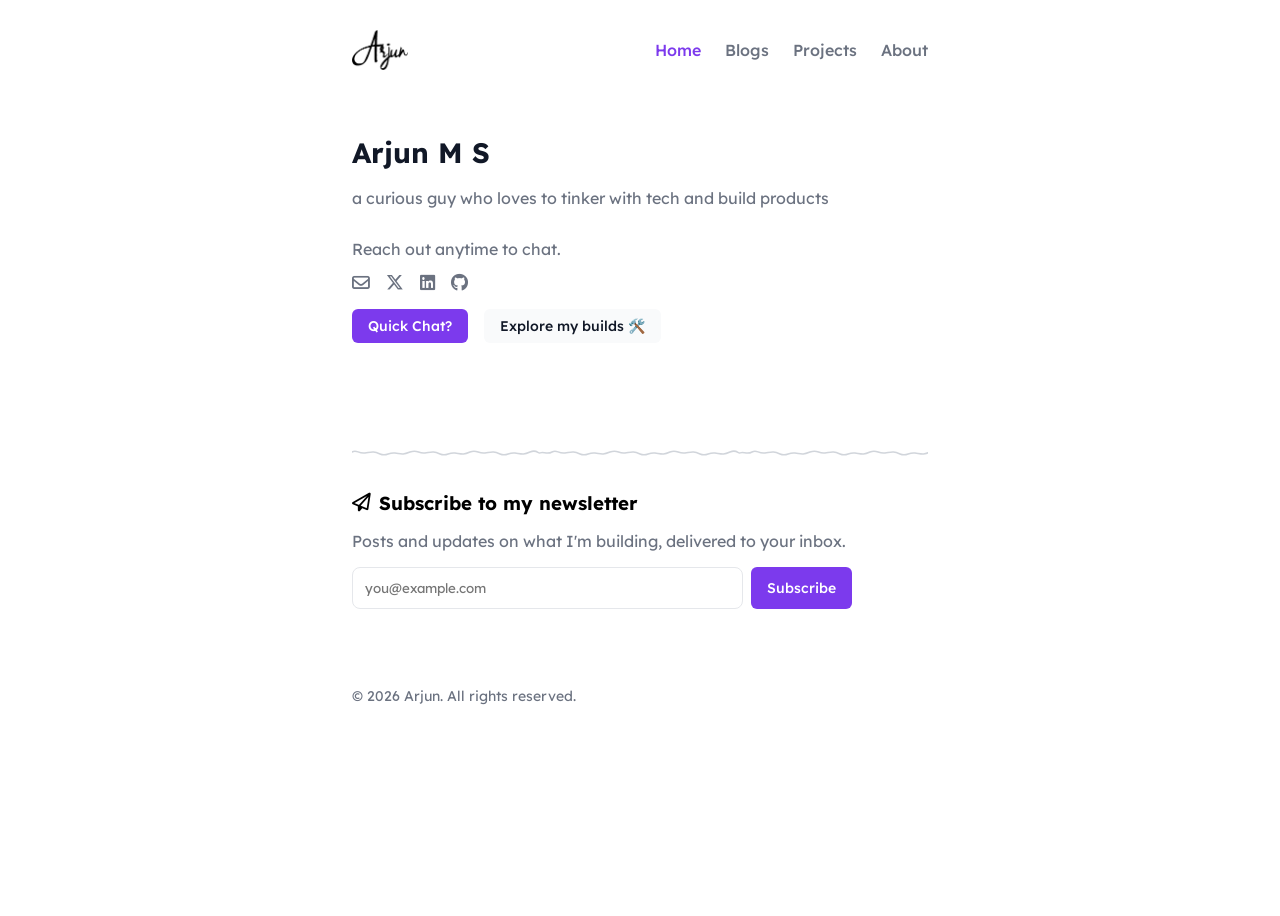
<file: index.html>
<!DOCTYPE html>
<html lang="en">
<head>
    <meta charset="UTF-8">
    <meta name="viewport" content="width=device-width, initial-scale=1.0">
    <title>Arjun M S - Product & Engineering</title>
    <link rel="stylesheet" href="style.css">
    <link rel="icon" type="image/png" href="assets/arjun-icon-bw.png">
    <!-- FontAwesome for Social Icons -->
    <link rel="stylesheet" href="https://cdnjs.cloudflare.com/ajax/libs/font-awesome/6.5.1/css/all.min.css">
</head>
<body>
    <div class="container">
        <header>
            <div class="logo">
                <a href="/" style="display: flex; align-items: center; gap: 10px;">
                    <img src="assets/arjun-logo.png" alt="Arjun Logo" onerror="this.style.display='none'; this.nextElementSibling.style.display='block'">
                    <span style="display:none; font-family: cursive;">Arjun</span>
                </a>
            </div>
            <nav>
                <ul>
                    <li><a href="/" class="active">Home</a></li>
                    <li><a href="/blogs">Blogs</a></li>
                    <li><a href="/projects">Projects</a></li>
                    <li><a href="/about">About</a></li>
                </ul>
            </nav>
        </header>

        <main>
            <div class="hero">
                <h1>Arjun M S</h1>
                <p class="tagline">
                    a curious guy who loves to tinker with tech and build products
                <br>
                <br>
                Reach out anytime to chat.
                </p>
                
                <div class="socials">
                    <a href="mailto:arjunms.official@gmail.com" title="Email"><i class="fa-regular fa-envelope"></i></a>
                    <a href="https://x.com/Arjun_M_S_" target="_blank" title="X / Twitter"><i class="fa-brands fa-x-twitter"></i></a>
                    <a href="https://linkedin.com/in/the-arjun-ms" target="_blank" title="LinkedIn"><i class="fa-brands fa-linkedin"></i></a>
                    <a href="https://github.com/arjun-ms" target="_blank" title="GitHub"><i class="fa-brands fa-github"></i></a>
                </div>

                <div class="cta-group">
                    <a href="https://calendly.com/arjunms-official/lets-catch-up" target="_blank" class="btn btn-primary">Quick Chat?</a>
                    <a href="/projects" class="btn btn-secondary">Explore my builds 🛠️</a>
                </div>
            </div>

            <div class="content-divider-wrapper">
                <div class="scribble-line mb-8"></div>

                <section class="newsletter">
                    <h3><i class="fa-regular fa-paper-plane"></i> Subscribe to my newsletter</h3>
                    <p>Posts and updates on what I'm building, delivered to your inbox.</p>
                    <form class="subscribe-form">
                        <input type="email" name="email" placeholder="you@example.com" required>
                        <button type="submit" class="btn btn-primary">Subscribe</button>
                    </form>
                    <div class="subscribe-success" style="display: none; color: var(--accent-color); font-weight: 500; margin-top: 1rem;">
                        <i class="fa-solid fa-check"></i> Thanks for subscribing!
                    </div>
                </section>
            </div>
        </main>

        <footer>
            <p>&copy; 2026 Arjun. All rights reserved.</p>
        </footer>
    </div>
    <script src="script.js"></script>
</body>
</html>
</file>
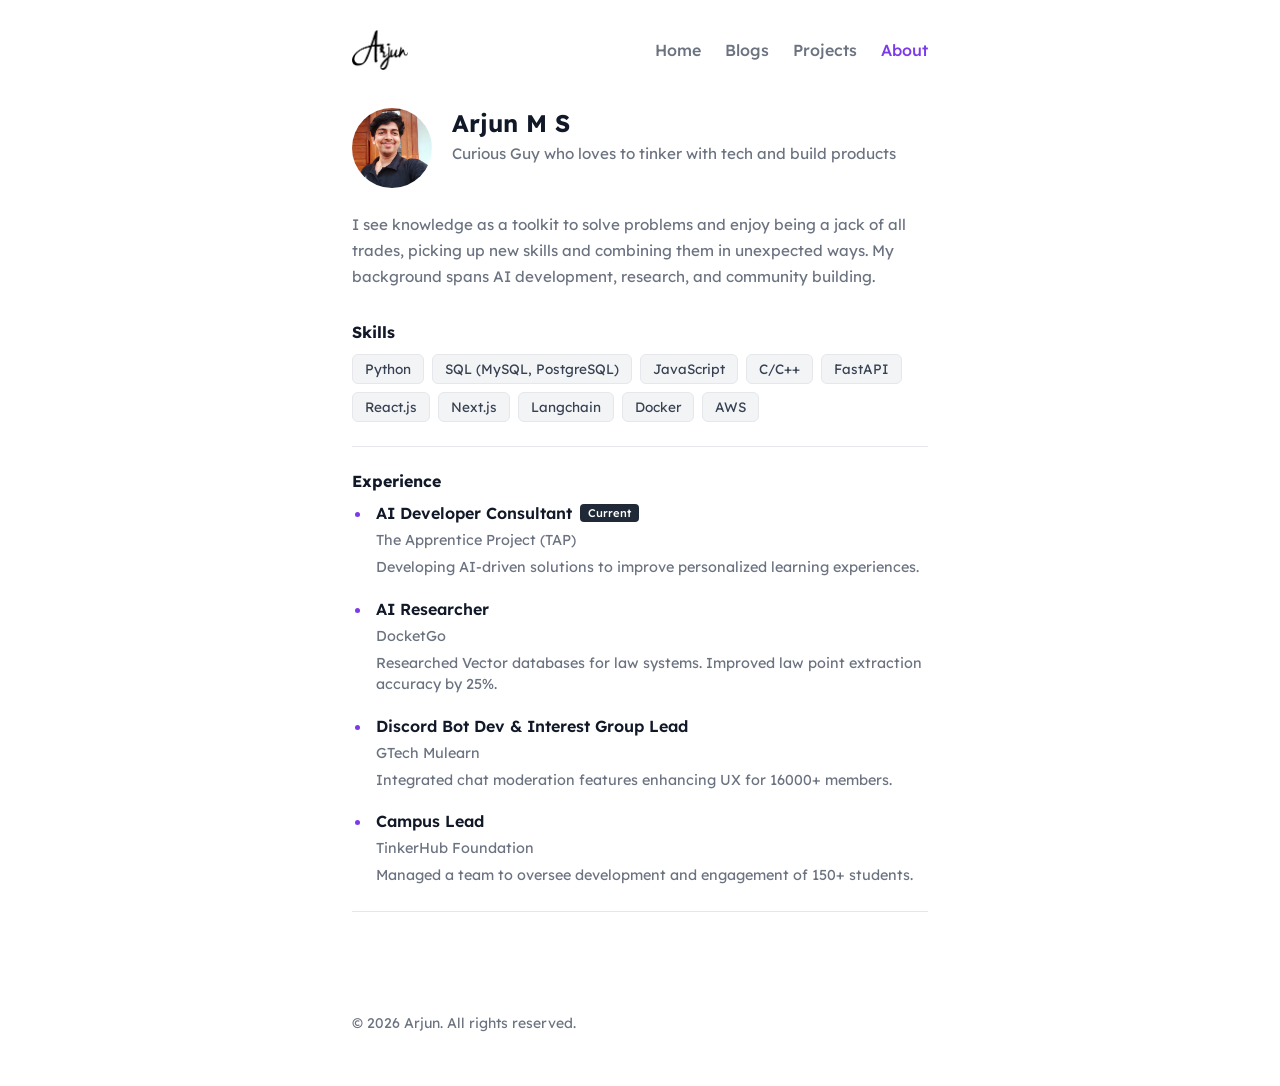
<file: about.html>
<!DOCTYPE html>
<html lang="en">
<head>
    <meta charset="UTF-8">
    <meta name="viewport" content="width=device-width, initial-scale=1.0">
    <title>About - Arjun M S</title>
    <link rel="stylesheet" href="style.css">
    <link rel="stylesheet" href="about.css">
    <link rel="icon" type="image/png" href="assets/arjun-icon-bw.png">
    <link rel="stylesheet" href="https://cdnjs.cloudflare.com/ajax/libs/font-awesome/6.5.1/css/all.min.css">
</head>
<body>
    <div class="container">
        <header>
            <div class="logo">
                <a href="/" style="display: flex; align-items: center; gap: 10px;">
                    <img src="assets/arjun-logo.png" alt="Arjun Logo" onerror="this.style.display='none'; this.nextElementSibling.style.display='block'">
                    <span style="display:none; font-family: cursive;">Arjun</span>
                </a>
            </div>
            <nav>
                <ul>
                    <li><a href="/">Home</a></li>
                    <li><a href="/blogs">Blogs</a></li>
                    <li><a href="/projects">Projects</a></li>
                    <li><a href="/about" class="active">About</a></li>
                </ul>
            </nav>
        </header>

        <main class="about-main">
            <!-- Profile Header -->
            <div class="about-profile-header">
                <img src="assets/ARJUN_MS.jpg" alt="Arjun M S" class="about-avatar" onerror="this.src='assets/arjun-icon-bw.png'">
                <div class="about-profile-info">
                    <h1 class="about-name">Arjun M S</h1>
                    <p class="about-tagline">Curious Guy who loves to tinker with tech and build products</p>
                </div>
            </div>

            <!-- Bio -->
            <p class="about-bio">
                I see knowledge as a toolkit to solve problems and enjoy being a jack of all trades, picking up new skills and combining them in unexpected ways.
                My background spans AI development, research, and community building.
            </p>

            <!-- Skills Section -->
            <section class="about-section">
                <h2 class="about-section-title">Skills</h2>
                <div class="about-tags">
                    <span class="about-tag">Python</span>
                    <span class="about-tag">SQL (MySQL, PostgreSQL)</span>
                    <span class="about-tag">JavaScript</span>
                    <span class="about-tag">C/C++</span>
                    <span class="about-tag">FastAPI</span>
                    <span class="about-tag">React.js</span>
                    <span class="about-tag">Next.js</span>
                    <span class="about-tag">Langchain</span>
                    <span class="about-tag">Docker</span>
                    <span class="about-tag">AWS</span>
                </div>
            </section>

            <hr class="about-divider">

            <!-- Experience Section -->
            <section class="about-section">
                <h2 class="about-section-title">Experience</h2>

                <ul class="about-experience-list">
                    <li class="about-experience-item">
                        <div class="about-exp-header">
                            <span class="about-exp-role">AI Developer Consultant</span>
                            <span class="about-current-badge">Current</span>
                        </div>
                        <p class="about-exp-company">The Apprentice Project (TAP)</p>
                        <p class="about-exp-desc">Developing AI-driven solutions to improve personalized learning experiences.</p>
                    </li>

                    <li class="about-experience-item">
                        <div class="about-exp-header">
                            <span class="about-exp-role">AI Researcher</span>
                        </div>
                        <p class="about-exp-company">DocketGo</p>
                        <p class="about-exp-desc">Researched Vector databases for law systems. Improved law point extraction accuracy by 25%.</p>
                    </li>

                    <li class="about-experience-item">
                        <div class="about-exp-header">
                            <span class="about-exp-role">Discord Bot Dev & Interest Group Lead</span>
                        </div>
                        <p class="about-exp-company">GTech Mulearn</p>
                        <p class="about-exp-desc">Integrated chat moderation features enhancing UX for 16000+ members.</p>
                    </li>

                    <li class="about-experience-item">
                        <div class="about-exp-header">
                            <span class="about-exp-role">Campus Lead</span>
                        </div>
                        <p class="about-exp-company">TinkerHub Foundation</p>
                        <p class="about-exp-desc">Managed a team to oversee development and engagement of 150+ students.</p>
                    </li>
                </ul>
            </section>

            <hr class="about-divider">

            <!-- Highlights Section -->
            <!-- <section class="about-section">
                <h2 class="about-section-title">Highlights</h2>
                <ul class="about-highlights-list">
                    <li><i class="fas fa-star"></i> Started creating content on X (Twitter) and sold digital products</li>
                    <li><i class="fas fa-star"></i> OSS contributions to G-Tech Mulearn, Purple Movement</li>
                    <li><i class="fas fa-star"></i> Initiated and Led the TinkerHub Campus Community</li>
                    <li><i class="fas fa-star"></i> Learned Stock Market during COVID and made profits</li>
                    <li><i class="fas fa-star"></i> Started clothes reselling business with successful revenue</li>
                </ul>
            </section> -->

        </main>

        <footer>
            <p>&copy; 2026 Arjun. All rights reserved.</p>
        </footer>
    </div>
</body>
</html>
</file>
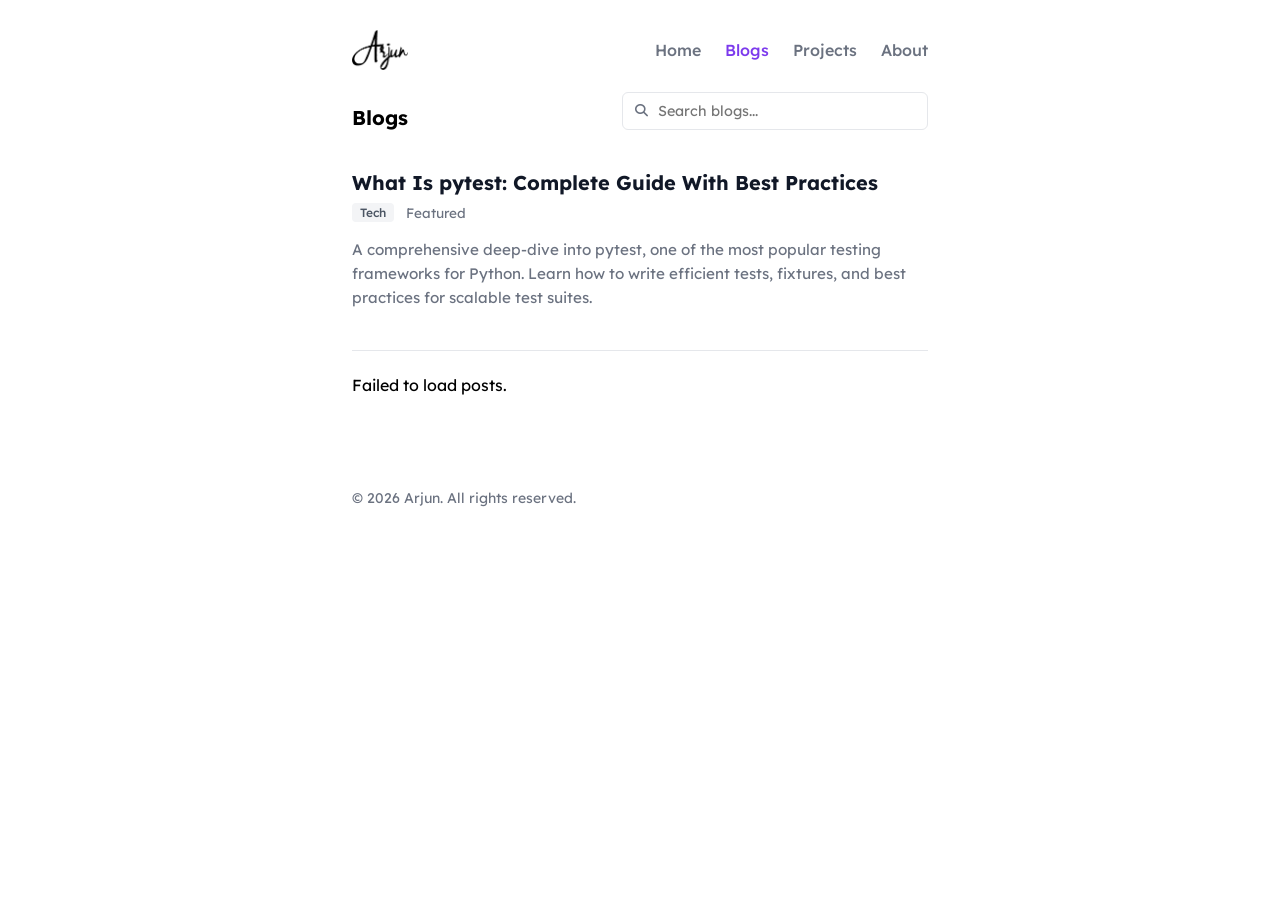
<file: blogs.html>
<!DOCTYPE html>
<html lang="en">
<head>
    <meta charset="UTF-8">
    <meta name="viewport" content="width=device-width, initial-scale=1.0">
    <title>Blogs - Arjun M S</title>
    <link rel="stylesheet" href="style.css">
    <link rel="icon" type="image/png" href="assets/arjun-icon-bw.png">
    <link rel="stylesheet" href="https://cdnjs.cloudflare.com/ajax/libs/font-awesome/6.5.1/css/all.min.css">
</head>
<body>
    <div class="container">
        <header>
            <div class="logo">
                <a href="/" style="display: flex; align-items: center; gap: 10px;">
                    <img src="assets/arjun-logo.png" alt="Arjun Logo" onerror="this.style.display='none'; this.nextElementSibling.style.display='block'">
                    <span style="display:none; font-family: cursive;">Arjun</span>
                </a>
            </div>
            <nav>
                <ul>
                    <li><a href="/">Home</a></li>
                    <li><a href="/blogs" class="active">Blogs</a></li>
                    <li><a href="/projects">Projects</a></li>
                    <li><a href="/about">About</a></li>
                </ul>
            </nav>
        </header>

        <main>
            <div class="blog-header-container">
                <h1 class="page-title" style="margin-bottom: 0;">Blogs</h1>
                <div class="search-bar">
                    <i class="fa-solid fa-magnifying-glass" style="color: var(--text-secondary); font-size: 0.8rem;"></i>
                    <input type="text" placeholder="Search blogs..." id="search-input">
                </div>
            </div>

            <!-- Blog List Container -->
            <div id="blog-list-container">
                <!-- Static Featured Post -->
                <article class="blog-card" data-title="What Is pytest: Complete Guide With Best Practices" data-tag="Tech">
                    <a href="https://www.testmu.ai/learning-hub/pytest-tutorial/" target="_blank" class="blog-title">
                        What Is pytest: Complete Guide With Best Practices
                    </a>
                    <div class="blog-meta-row">
                        <span class="blog-tag">Tech</span>
                        <span class="blog-date">Featured</span>
                    </div>
                    <p class="blog-summary">
                        A comprehensive deep-dive into pytest, one of the most popular testing frameworks for Python. 
                        Learn how to write efficient tests, fixtures, and best practices for scalable test suites.
                    </p>
                </article>
                
                <!-- Container for Medium Posts -->
                <div id="medium-posts-loader">
                    <p style="color: var(--text-secondary);">Loading latest writings...</p>
                </div>
            </div>
            
        </main>

        <footer>
            <p>&copy; 2026 Arjun. All rights reserved.</p>
        </footer>
    </div>
    
    <script>
        // Use a lightweight date formatter
        const formatDate = (dateString) => {
            const options = { day: 'numeric', month: 'long', year: 'numeric' };
            return new Date(dateString).toLocaleDateString('en-GB', options);
        };

        // Fetch Medium RSS Feed converted to JSON
        async function fetchMediumPosts() {
            const loader = document.getElementById('medium-posts-loader');
            const container = document.getElementById('blog-list-container'); // Append directly to main list
            const RSS_URL = 'https://medium.com/feed/@arjun-ms';
            const API_URL = `https://api.rss2json.com/v1/api.json?rss_url=${encodeURIComponent(RSS_URL)}`;

            try {
                const response = await fetch(API_URL);
                const data = await response.json();

                if (data.status === 'ok') {
                    loader.remove(); // Remove loading text
                    
                    data.items.forEach(item => {
                        const date = formatDate(item.pubDate);
                        // Guess category from categories array if present, else default
                        const tag = (item.categories && item.categories.length > 0) ? item.categories[0] : 'Writing';
                        let cleanTitle = item.title.trim();
                        const plainText = item.description.replace(/<[^>]*>?/gm, '').trim();

                        // Fix for broken titles (e.g. just a colon or too short)
                        if (cleanTitle.length < 3 || /^[^a-zA-Z0-9]+$/.test(cleanTitle)) {
                            // Take the first 60 characters of the text as a fallback title
                            cleanTitle = plainText.split('\n')[0].substring(0, 60);
                            if (plainText.length > 60) cleanTitle += '...';
                        }

                        const snippet = plainText.substring(0, 180).trim() + '...';

                        const card = document.createElement('article');
                        card.className = 'blog-card';
                        // Add data attributes for search
                        card.setAttribute('data-title', cleanTitle.toLowerCase());
                        card.setAttribute('data-tag', tag.toLowerCase());

                        card.innerHTML = `
                            <a href="${item.link}" target="_blank" class="blog-title">${cleanTitle}</a>
                            <div class="blog-meta-row">
                                <span class="blog-tag">${tag}</span>
                                <span class="blog-date">${date}</span>
                            </div>
                            <p class="blog-summary">${snippet}</p>
                        `;
                        container.appendChild(card);
                    });
                } else {
                    loader.innerHTML = '<p>Could not load posts at this time.</p>';
                }
            } catch (error) {
                console.error('Error fetching Medium posts:', error);
                loader.innerHTML = '<p>Failed to load posts.</p>';
            }
        }

        // Simple Search Filter
        document.getElementById('search-input').addEventListener('keyup', (e) => {
            const term = e.target.value.toLowerCase();
            const cards = document.querySelectorAll('.blog-card');
            
            cards.forEach(card => {
                const title = card.getAttribute('data-title') || card.querySelector('.blog-title').innerText.toLowerCase();
                const tag = card.getAttribute('data-tag') || '';
                
                if (title.includes(term) || tag.includes(term)) {
                    card.style.display = 'block';
                } else {
                    card.style.display = 'none';
                }
            });
        });

        document.addEventListener('DOMContentLoaded', fetchMediumPosts);
    </script>
</body>
</html>
</file>
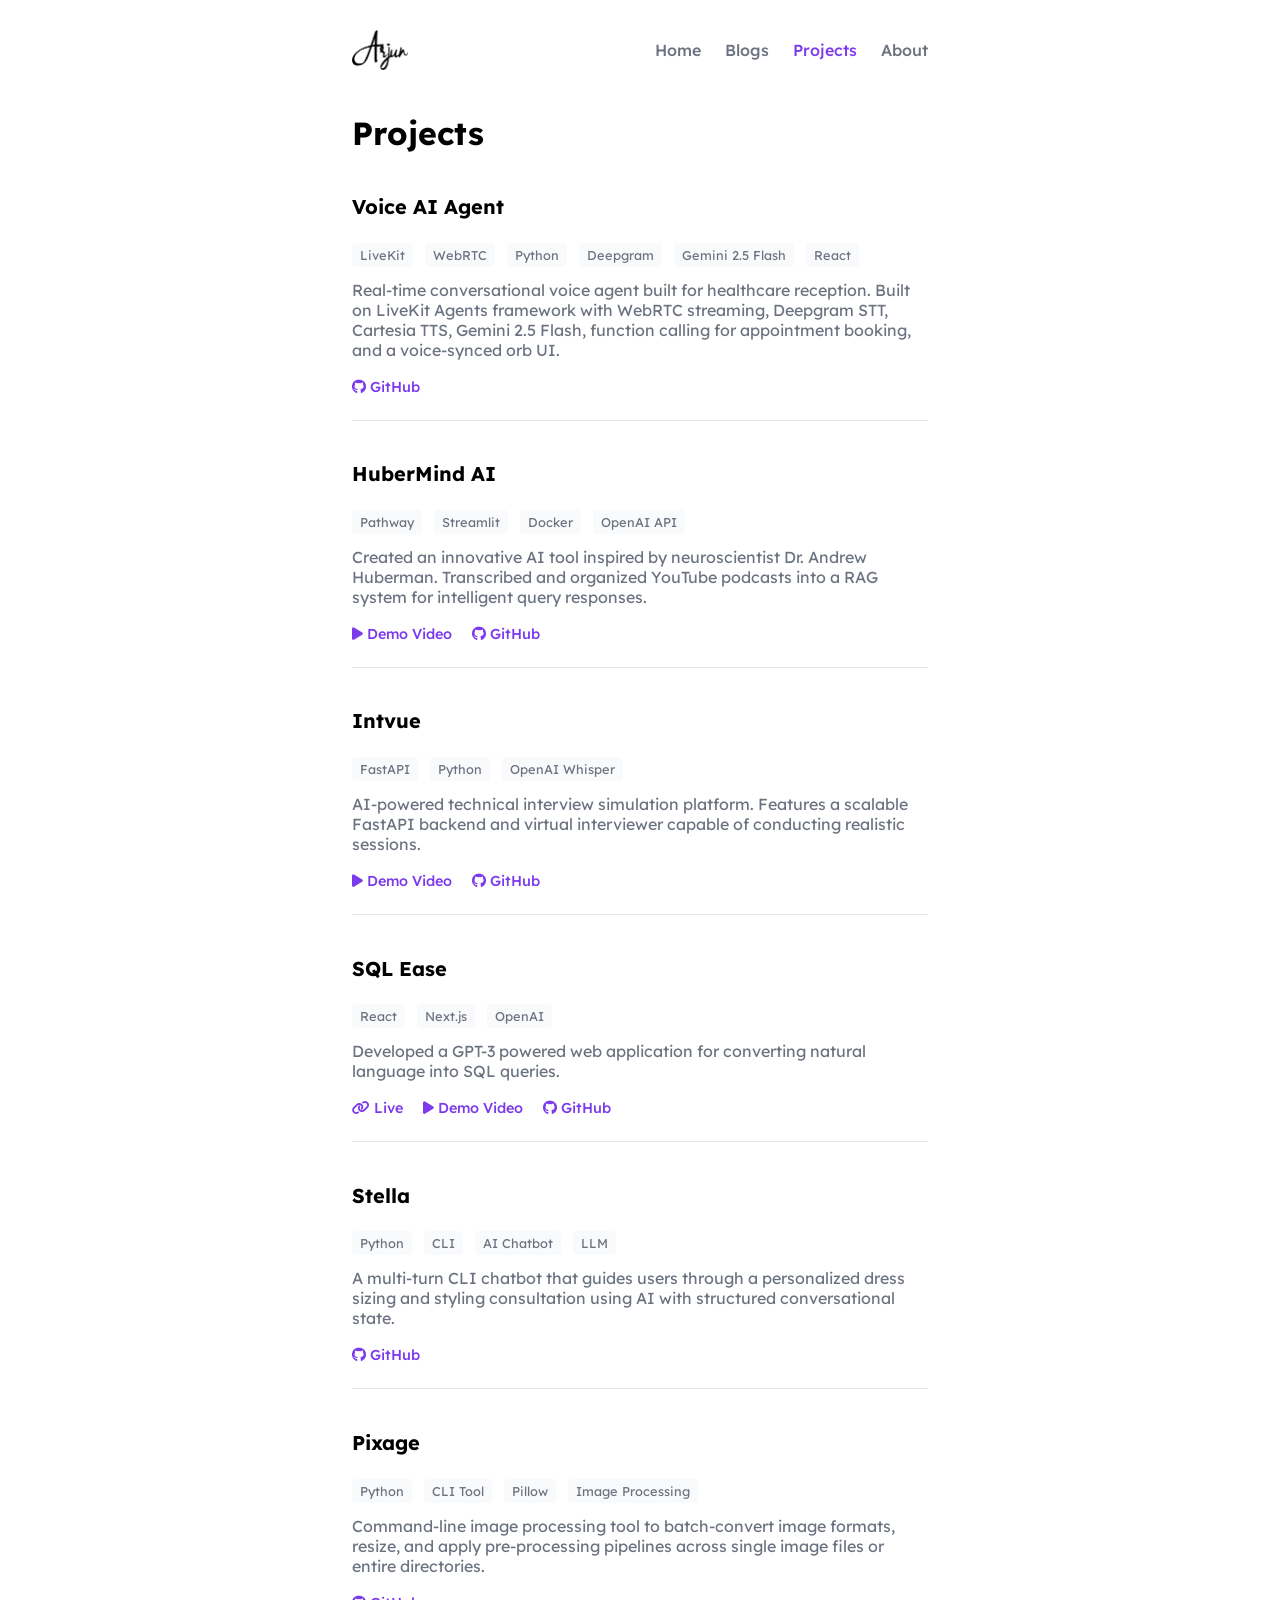
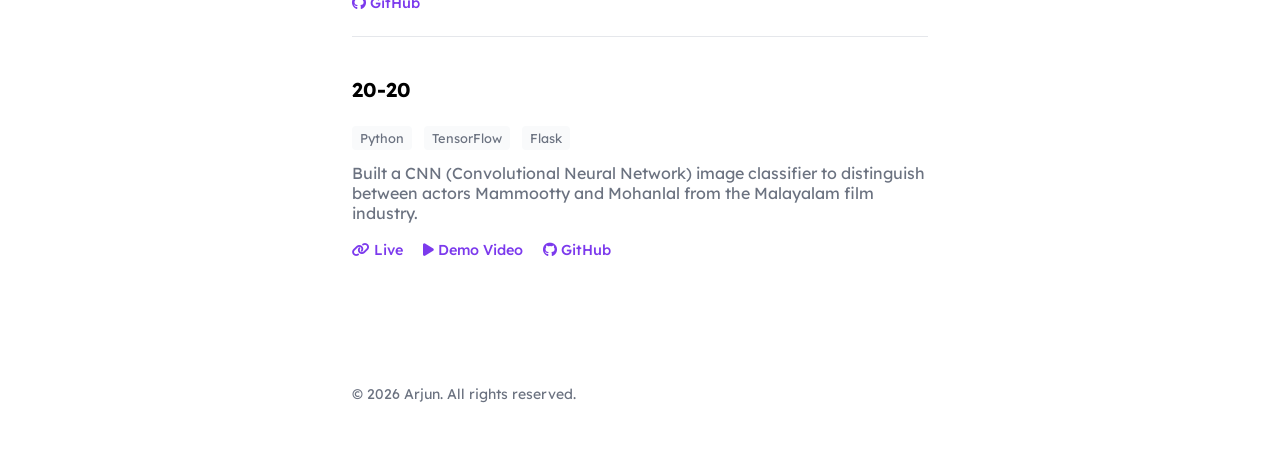
<file: projects.html>
<!DOCTYPE html>
<html lang="en">
<head>
    <meta charset="UTF-8">
    <meta name="viewport" content="width=device-width, initial-scale=1.0">
    <title>Projects - Arjun M S</title>
    <link rel="stylesheet" href="style.css">
    <link rel="icon" type="image/png" href="assets/arjun-icon-bw.png">
    <link rel="stylesheet" href="https://cdnjs.cloudflare.com/ajax/libs/font-awesome/6.5.1/css/all.min.css">
</head>
<body>
    <div class="container">
        <header>
            <div class="logo">
                <a href="/" style="display: flex; align-items: center; gap: 10px;">
                    <img src="assets/arjun-logo.png" alt="Arjun Logo" onerror="this.style.display='none'; this.nextElementSibling.style.display='block'">
                    <span style="display:none; font-family: cursive;">Arjun</span>
                </a>
            </div>
            <nav>
                <ul>
                    <li><a href="/">Home</a></li>
                    <li><a href="/blogs">Blogs</a></li>
                    <li><a href="/projects" class="active">Projects</a></li>
                    <li><a href="/about">About</a></li>
                </ul>
            </nav>
        </header>

        <main>
            <h1 class="page-title">Projects</h1>

            <!-- Project: Voice AI Agent -->
            <div class="project-card">
                <div class="project-header">
                    <h2 class="project-title">Voice AI Agent</h2>
                </div>
                <div class="project-tags">
                    <span class="tag">LiveKit</span>
                    <span class="tag">WebRTC</span>
                    <span class="tag">Python</span>
                    <span class="tag">Deepgram</span>
                    <span class="tag">Gemini 2.5 Flash</span>
                    <span class="tag">React</span>
                </div>
                <p style="margin-bottom: 1rem; color: var(--text-secondary);">
                    Real-time conversational voice agent built for healthcare reception. Built on LiveKit Agents framework with WebRTC streaming, Deepgram STT, Cartesia TTS, Gemini 2.5 Flash, function calling for appointment booking, and a voice-synced orb UI.
                </p>
                <div class="project-links">
                    <a href="https://github.com/arjun-ms/voice-agent" target="_blank"><i class="fa-brands fa-github"></i> GitHub</a>
                </div>
            </div>

            <!-- Project: HuberMind AI -->
            <div class="project-card">
                <div class="project-header">
                    <h2 class="project-title">HuberMind AI</h2>
                </div>
                <div class="project-tags">
                    <span class="tag">Pathway</span>
                    <span class="tag">Streamlit</span>
                    <span class="tag">Docker</span>
                    <span class="tag">OpenAI API</span>
                </div>
                <p style="margin-bottom: 1rem; color: var(--text-secondary);">
                    Created an innovative AI tool inspired by neuroscientist Dr. Andrew Huberman. 
                    Transcribed and organized YouTube podcasts into a RAG system for intelligent query responses.
                </p>
                <div class="project-links">
                    <a href="https://youtu.be/BILcnys0luY" target="_blank"><i class="fa-solid fa-play"></i> Demo Video</a>
                    <a href="https://github.com/arjun-ms/HuberMind-AI" target="_blank"><i class="fa-brands fa-github"></i> GitHub</a>
                </div>
            </div>

            <!-- Project: Intvue -->
            <div class="project-card">
                <div class="project-header">
                    <h2 class="project-title">Intvue</h2>
                </div>
                <div class="project-tags">
                    <span class="tag">FastAPI</span>
                    <span class="tag">Python</span>
                    <span class="tag">OpenAI Whisper</span>
                </div>
                <p style="margin-bottom: 1rem; color: var(--text-secondary);">
                    AI-powered technical interview simulation platform. Features a scalable FastAPI backend and virtual interviewer capable of conducting realistic sessions.
                </p>
                <div class="project-links">
                    <a href="https://www.youtube.com/watch?v=Zd5wWvuv8FM" target="_blank"><i class="fa-solid fa-play"></i> Demo Video</a>
                    <a href="https://github.com/arjun-ms/Intvue" target="_blank"><i class="fa-brands fa-github"></i> GitHub</a>
                </div>
            </div>

            <!-- Project: SQL Ease -->
            <div class="project-card">
                <div class="project-header">
                    <h2 class="project-title">SQL Ease</h2>
                </div>
                <div class="project-tags">
                    <span class="tag">React</span>
                    <span class="tag">Next.js</span>
                    <span class="tag">OpenAI</span>
                </div>
                <p style="margin-bottom: 1rem; color: var(--text-secondary);">
                    Developed a GPT-3 powered web application for converting natural language into SQL queries.
                </p>
                <div class="project-links">
                    <a href="https://sqlease.buildnship.in/" target="_blank"><i class="fa-solid fa-link"></i> Live</a>
                    <a href="https://www.youtube.com/shorts/S_bu1qPaz_w" target="_blank"><i class="fa-solid fa-play"></i> Demo Video</a>
                    <a href="https://github.com/arjun-ms/SQL-Ease" target="_blank"><i class="fa-brands fa-github"></i> GitHub</a>
                </div>
            </div>

            <!-- Project: Stella -->
            <div class="project-card">
                <div class="project-header">
                    <h2 class="project-title">Stella</h2>
                </div>
                <div class="project-tags">
                    <span class="tag">Python</span>
                    <span class="tag">CLI</span>
                    <span class="tag">AI Chatbot</span>
                    <span class="tag">LLM</span>
                </div>
                <p style="margin-bottom: 1rem; color: var(--text-secondary);">
                    A multi-turn CLI chatbot that guides users through a personalized dress sizing and styling consultation using AI with structured conversational state.
                </p>
                <div class="project-links">
                    <a href="https://github.com/arjun-ms/Stella" target="_blank"><i class="fa-brands fa-github"></i> GitHub</a>
                </div>
            </div>

            <!-- Project: Pixage -->
            <div class="project-card">
                <div class="project-header">
                    <h2 class="project-title">Pixage</h2>
                </div>
                <div class="project-tags">
                    <span class="tag">Python</span>
                    <span class="tag">CLI Tool</span>
                    <span class="tag">Pillow</span>
                    <span class="tag">Image Processing</span>
                </div>
                <p style="margin-bottom: 1rem; color: var(--text-secondary);">
                    Command-line image processing tool to batch-convert image formats, resize, and apply pre-processing pipelines across single image files or entire directories.
                </p>
                <div class="project-links">
                    <a href="https://github.com/arjun-ms/Pixage" target="_blank"><i class="fa-brands fa-github"></i> GitHub</a>
                </div>
            </div>

            <!-- Project: 20-20 -->
            <div class="project-card">
                <div class="project-header">
                    <h2 class="project-title">20-20</h2>
                </div>
                <div class="project-tags">
                    <span class="tag">Python</span>
                    <span class="tag">TensorFlow</span>
                    <span class="tag">Flask</span>
                </div>
                <p style="margin-bottom: 1rem; color: var(--text-secondary);">
                    Built a CNN (Convolutional Neural Network) image classifier to distinguish between actors Mammootty and Mohanlal from the Malayalam film industry.
                </p>
                <div class="project-links">
                    <a href="https://two0-20.onrender.com/" target="_blank"><i class="fa-solid fa-link"></i> Live</a>
                    <a href="https://www.loom.com/share/75b6c06d59b64d95b7b7dc5cd3669cc3" target="_blank"><i class="fa-solid fa-play"></i> Demo Video</a>
                    <a href="https://github.com/arjun-ms/20-20" target="_blank"><i class="fa-brands fa-github"></i> GitHub</a>
                </div>
            </div>

            <!-- Project: Pre-Owned (Commented out)
            <div class="project-card">
                <div class="project-header">
                    <h2 class="project-title">Pre-Owned</h2>
                </div>
                <div class="project-tags">
                    <span class="tag">Python</span>
                    <span class="tag">Flask</span>
                    <span class="tag">ML</span>
                </div>
                <p style="margin-bottom: 1rem; color: var(--text-secondary);">
                    Built a Machine Learning Model that predicts the price of a used car in India based on various features.
                </p>
                <div class="project-links">
                    <a href="https://pre-owned-axxr.onrender.com/" target="_blank"><i class="fa-solid fa-link"></i> Live</a>
                    <a href="https://github.com/arjun-ms/pre-owned" target="_blank"><i class="fa-brands fa-github"></i> GitHub</a>
                </div>
            </div>
            -->
        </main>

        <footer>
            <p>&copy; 2026 Arjun. All rights reserved.</p>
        </footer>
    </div>
</body>
</html>
</file>
<file: style.css>
/* 
  Theme: Minimal Premium - Arjun M S Portfolio
  Accent Color: Purple (#7C3AED)
  Font: 'Lexend' for body, 'La Belle Aurore' for logo
*/

/* Import Lexend (primary font) and La Belle Aurore (logo cursive) */
@import url('https://fonts.googleapis.com/css2?family=La+Belle+Aurore&family=Lexend:wght@400;500;600&display=swap');

:root {
  /* Colors */
  --bg-color: #ffffff;
  --text-primary: #111827; /* gray-900 */
  --text-secondary: #6b7280; /* gray-500 / muted-foreground */
  --accent-color: #7C3AED;
  --accent-hover: #6D28D9;
  --border-color: #e5e7eb;
  --card-bg: #f9fafb;
  
  /* Spacing */
  --container-width: 36rem; /* max-w-xl */
  --spacing-sm: 0.5rem;
  --spacing-md: 1rem;
  --spacing-lg: 1.5rem;
  --spacing-xl: 2.5rem;

  /* Typography */
  --font-main: 'Lexend', ui-sans-serif, system-ui, sans-serif;
  --font-logo: 'La Belle Aurore', cursive;
}

/* Global font application */
body {
  font-family: var(--font-main);
  -webkit-font-smoothing: antialiased;
  -moz-osx-font-smoothing: grayscale;
}

/* Ensure all form elements inherit font */
input, button, textarea, select {
  font-family: inherit;
}

/* Container */
.container {
  max-width: var(--container-width);
  margin: 0 auto;
  padding: 0 1rem; /* px-4 */
  min-height: 100vh;
  display: flex;
  flex-direction: column;
}

/* Main content area */
main {
    padding-bottom: 2rem;
}

/* Header */
header {
  padding: 1rem 0;
  display: flex;
  justify-content: space-between;
  align-items: center;
}

.logo {
  font-weight: 400;
  font-size: 1.75rem;
  font-family: var(--font-logo);
  display: flex;
  align-items: center;
  gap: 10px;
  color: var(--text-primary);
  transition: color 0.2s ease;
}

.logo:hover {
  color: var(--accent-color);
}

.logo img {
  height: 40px;
  width: auto;
}

nav ul {
  display: flex;
  gap: var(--spacing-lg);
  list-style: none;
}

nav a {
  font-weight: 500;
  color: var(--text-secondary);
  position: relative;
}

nav a:hover, nav a.active {
  color: var(--accent-color);
}

/* Hero Section */
.hero {
  padding: 1.5rem 0;
}

.hero h1 {
  font-size: 1.75rem;
  font-weight: 700;
  margin-bottom: 0.25rem;
  color: var(--text-primary);
  transition: color 0.2s ease;
  cursor: default;
}

.hero h1:hover {
  color: var(--accent-color);
}

.hero p.tagline {
  font-size: 1rem;
  color: var(--text-secondary);
  max-width: 500px;
  margin-bottom: 0.5rem;
  line-height: 1.6;
}

.hero-cta-text {
  font-size: 0.875rem;
  color: var(--text-secondary);
  line-height: 1.625;
  margin-bottom: var(--spacing-md);
}

.socials {
  display: flex;
  gap: var(--spacing-md);
  margin-bottom: var(--spacing-md);
}

.socials a {
  color: var(--text-secondary);
  font-size: 1.1rem;
}

.socials a:hover {
  color: var(--accent-color);
  transform: translateY(-2px);
}

.cta-group {
  display: flex;
  gap: var(--spacing-md);
}

/* Global link reset */
a, a:hover, a:focus, a:active, a:visited {
  text-decoration: none !important;
  color: inherit; /* Inherit color by default */
  transition: color 0.2s ease;
}

.btn {
  display: inline-block;
  padding: 0.5rem 1rem;
  border-radius: 6px;
  font-weight: 500;
  font-size: 0.875rem;
  cursor: pointer;
  transition: all 0.2s ease;
  border: none;
}

.btn-primary {
  background-color: var(--accent-color);
  color: white !important;
}

.btn-primary:hover {
  background-color: var(--accent-hover);
  transform: translateY(-2px);
  box-shadow: 0 4px 12px rgba(124, 58, 237, 0.2);
  color: white !important;
}

.btn-secondary {
  background-color: var(--card-bg);
  color: var(--text-primary);
}

.btn-secondary:hover {
  background-color: #e2e8f0;
}

/* Newsletter */
/* Newsletter */
.content-divider-wrapper {
  margin-top: 2.5rem;   /* mt-10 */
  padding-top: 2.5rem;  /* pt-10 */
}

.scribble-line {
    background-image: url("data:image/svg+xml,%3Csvg xmlns='http://www.w3.org/2000/svg' width='200' height='12' viewBox='0 0 200 12'%3E%3Cpath d='M0 6 C 3 4, 7 8, 12 5 S 18 7, 25 6 S 33 4, 40 7 S 48 5, 55 6 S 62 8, 70 5 S 78 7, 85 6 S 93 4, 100 7 S 108 5, 115 6 S 123 8, 130 5 S 138 7, 145 6 S 153 4, 160 7 S 168 5, 175 6 S 183 8, 190 5 S 198 7, 200 6' stroke='%23d1d5db' fill='none' stroke-width='1.5' stroke-linecap='round' stroke-linejoin='round'/%3E%3C/svg%3E");
    background-position: 50%;
    background-repeat: repeat-x;
    border: none;
    height: 12px;
    width: 100%;
    opacity: 1;
}

.mb-8 {
  margin-bottom: 2rem; /* mb-8 */
}

.newsletter {
  margin-top: 0;
  padding-top: 0;
  border-top: none;
}

.newsletter h3 {
  display: flex;
  align-items: center;
  gap: var(--spacing-sm);
  margin-bottom: var(--spacing-sm);
}

.newsletter p {
  color: var(--text-secondary);
  margin-bottom: var(--spacing-md);
}

.subscribe-form {
  display: flex;
  gap: var(--spacing-sm);
  max-width: 500px;
}

.subscribe-form input {
  flex: 1;
  padding: 0.75rem;
  border: 1px solid var(--border-color);
  border-radius: 8px;
  font-family: var(--font-main);
}

.subscribe-form input:focus {
  outline: 2px solid var(--accent-color);
  border-color: transparent;
}

footer {
  margin-top: 0;
  padding: 2rem 0;
  color: var(--text-secondary);
  font-size: 0.875rem;
}

/* Utilities */
.hidden { display: none; }

/* Page Specifics - Will add as we build more pages */
.page-title {
  font-size: 2rem;
  margin-bottom: var(--spacing-lg);
}

/* Project Cards */
.project-card {
  margin-bottom: var(--spacing-lg);
  padding-bottom: var(--spacing-lg);
  border-bottom: 1px solid var(--border-color);
}

.project-card:last-child {
  border-bottom: none;
}

.project-header {
  display: flex;
  justify-content: space-between;
  align-items: baseline;
  margin-bottom: var(--spacing-sm);
}

.project-title {
  font-size: 1.25rem;
  font-weight: 700;
}

.project-title:hover {
    color: var(--accent-color);
    cursor: pointer;
}

.project-tags {
    margin-bottom: var(--spacing-sm);
}

.tag {
    background-color: var(--card-bg);
    padding: 0.25rem 0.5rem;
    border-radius: 4px;
    font-size: 0.8rem;
    color: var(--text-secondary);
    margin-right: 0.5rem;
}

.project-links a {
    color: var(--accent-color);
    font-size: 0.9rem;
    margin-right: var(--spacing-md);
    font-weight: 500;
}

.project-links a:hover {
    text-decoration: none;
    color: var(--accent-hover);
}

/* Blog Cards */
/* Blog Layout */
.blog-header-container {
    display: flex;
    justify-content: space-between;
    align-items: center;
    margin-bottom: var(--spacing-xl);
    flex-wrap: wrap; /* allow wrapping on small screens */
    gap: var(--spacing-md);
}

.blog-header-container .page-title {
    font-size: 1.25rem; /* Reduced from 2rem */
    font-weight: 700;
    margin-bottom: 0;
}

.search-bar {
    display: flex;
    align-items: center;
    border: 1px solid var(--border-color);
    border-radius: 6px;
    padding: 0.5rem 0.75rem;
    background-color: transparent;
    width: 280px;
}

.search-bar input {
    border: none;
    outline: none;
    background: transparent;
    margin-left: 0.5rem;
    width: 100%;
    color: var(--text-primary);
    font-family: var(--font-main);
    font-size: 0.9rem;
}

.blog-card {
    margin-bottom: var(--spacing-lg);
    padding-bottom: var(--spacing-lg);
    border-bottom: 1px solid var(--border-color);
}

.blog-card:last-child {
    border-bottom: none;
}

.blog-title {
    font-size: 1.25rem;
    font-weight: 700;
    margin-bottom: 0.5rem;
    display: block;
    color: var(--text-primary);
}

.blog-title:hover {
    color: var(--accent-color);
}

.blog-meta-row {
    display: flex;
    align-items: center;
    gap: 0.75rem;
    margin-bottom: 0.75rem;
    font-size: 0.85rem;
    color: var(--text-secondary);
}

.blog-tag {
    background-color: #f3f4f6; /* Light gray */
    padding: 2px 8px;
    border-radius: 4px;
    color: #4b5563; /* Darker gray text */
    font-size: 0.75rem;
    font-weight: 500;
}

.blog-summary {
    color: var(--text-secondary);
    line-height: 1.6;
    font-size: 0.95rem;
}

/* Mobile */
@media (max-width: 768px) {
  .logo span { display: none; } /* Hide text logo on mobile if needed, keep icon */
  
  nav ul {
    gap: var(--spacing-md);
  }
  
  .hero h1 {
    font-size: 2.5rem;
  }
  
  .subscribe-form {
    flex-direction: column;
  }
}
</file>
<file: about.css>
/* 
  About Page Styles - Matching Reference Design
  Clean, minimal layout with proper spacing
*/

/* Main container for about page */
.about-main {
    padding-top: 1rem;
}

/* Profile Header - Avatar + Name/Tagline */
.about-profile-header {
    display: flex;
    align-items: flex-start;
    gap: 1.25rem;
    margin-bottom: 1.5rem;
}

.about-avatar {
    width: 80px;
    height: 80px;
    border-radius: 50%;
    object-fit: cover;
    flex-shrink: 0;
}

.about-profile-info {
    display: flex;
    flex-direction: column;
    gap: 0.25rem;
}

.about-name {
    font-size: 1.5rem;
    font-weight: 700;
    color: var(--text-primary);
    margin: 0;
    line-height: 1.3;
}

.about-tagline {
    font-size: 0.95rem;
    color: var(--text-secondary);
    margin: 0;
    line-height: 1.4;
}

/* Bio paragraph */
.about-bio {
    color: var(--text-secondary);
    line-height: 1.7;
    margin-bottom: 2rem;
    font-size: 0.95rem;
}

/* Section styling */
.about-section {
    margin-bottom: 1.5rem;
}

.about-section-title {
    font-size: 1rem;
    font-weight: 700;
    color: var(--text-primary);
    margin-bottom: 0.75rem;
}

/* Skills tags */
.about-tags {
    display: flex;
    flex-wrap: wrap;
    gap: 0.5rem;
}

.about-tag {
    display: inline-block;
    padding: 0.35rem 0.75rem;
    background-color: #f3f4f6;
    border: 1px solid #e5e7eb;
    border-radius: 6px;
    font-size: 0.85rem;
    color: #374151;
    transition: all 0.2s ease;
}

.about-tag:hover {
    background-color: #e5e7eb;
}

/* Divider */
.about-divider {
    border: none;
    border-top: 1px solid #e5e7eb;
    margin: 1.5rem 0;
}

/* Experience List */
.about-experience-list {
    list-style: disc;
    padding-left: 1.25rem;
    margin: 0;
}

.about-experience-item {
    margin-bottom: 1.25rem;
    padding-left: 0.25rem;
}

.about-experience-item::marker {
    color: #7C3AED;
    font-size: 1rem;
}

.about-exp-header {
    display: flex;
    align-items: center;
    gap: 0.5rem;
    margin-bottom: 0.5rem;
}

.about-exp-role {
    font-size: 1rem;
    font-weight: 600;
    color: var(--text-primary);
}

.about-current-badge {
    display: inline-block;
    padding: 0.15rem 0.5rem;
    background-color: #1f2937;
    color: white;
    font-size: 0.7rem;
    font-weight: 500;
    border-radius: 4px;
    text-transform: capitalize;
}

.about-exp-company {
    font-size: 0.9rem;
    color: var(--text-secondary);
    margin: 0 0 0.5rem 0;
}

.about-exp-desc {
    font-size: 0.9rem;
    color: var(--text-secondary);
    margin: 0;
    line-height: 1.5;
}

/* Highlights List */
.about-highlights-list {
    list-style: none;
    padding: 0;
    margin: 0;
}

.about-highlights-list li {
    display: flex;
    align-items: flex-start;
    gap: 0.5rem;
    margin-bottom: 0.75rem;
    font-size: 0.95rem;
    color: var(--text-primary);
    line-height: 1.5;
}

.about-highlights-list li i {
    color: #f59e0b;
    font-size: 0.8rem;
    margin-top: 0.25rem;
    flex-shrink: 0;
}

/* Mobile Responsive */
@media (max-width: 480px) {
    .about-profile-header {
        flex-direction: column;
        align-items: center;
        text-align: center;
    }

    .about-profile-info {
        align-items: center;
    }

    .about-avatar {
        width: 100px;
        height: 100px;
    }

    .about-name {
        font-size: 1.35rem;
    }

    .about-bio {
        text-align: center;
    }
}
</file>
